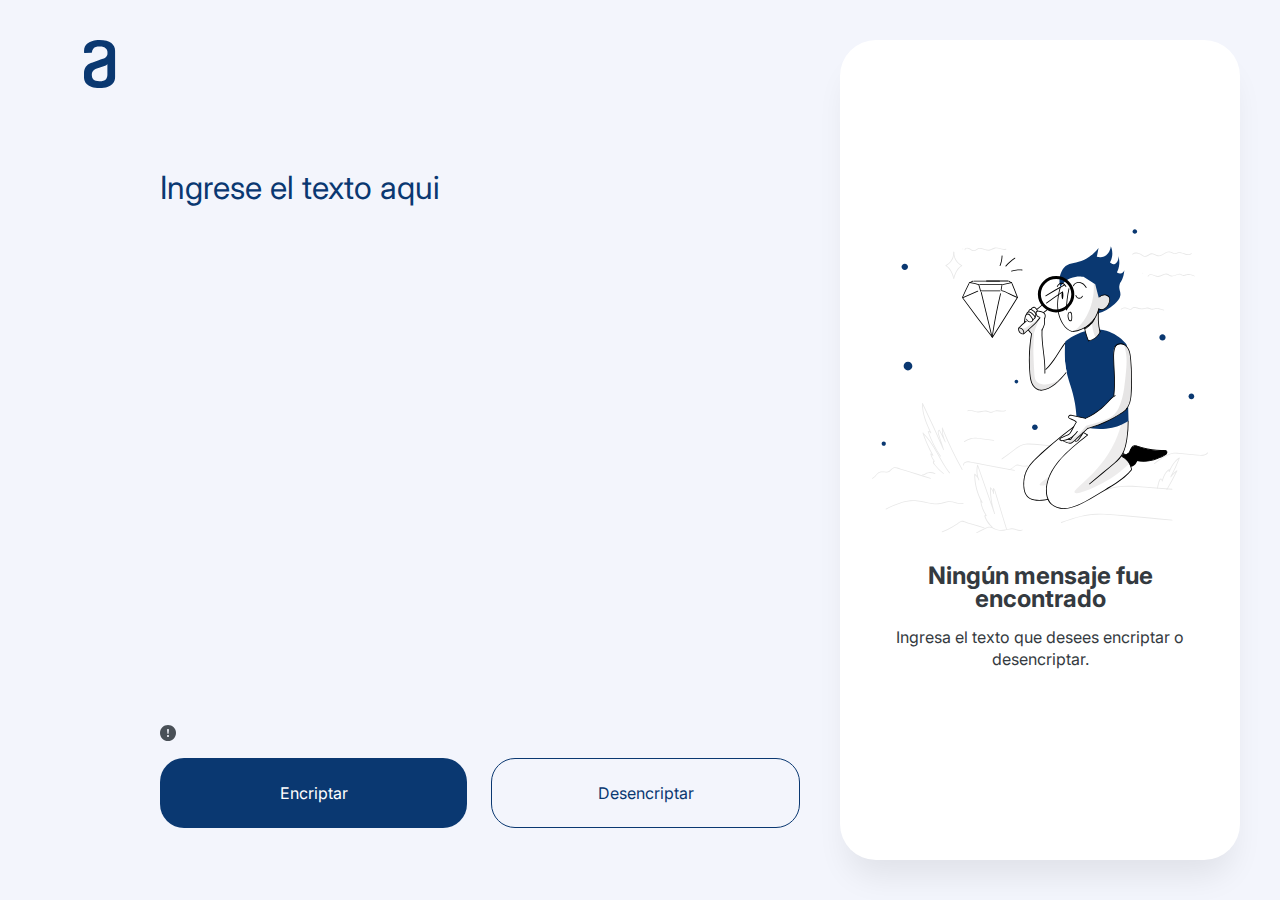
<file: index.html>
<!DOCTYPE html>
<!-- saved from https://edwards1994.github.io/text-encryptor-alura-oracle/ -->
<html lang="es">

<head>

    <meta http-equiv="Content-Type" content="text/html; charset=UTF-8">
    <meta http-equiv="X-UA-Compatible" content="IE=edge">
    <meta name="viewport" content="width=\, initial-scale=1.0">
    <link rel="stylesheet" href="./css/reset.css">
    <link rel="stylesheet" href="./css/style.css">
    <link rel="shortcut icon" href="./img/logo.svg">
    <title>Encriptador</title>

</head>

<body>

    <div class="container">
        <header class="header">
            <h1 class="header__h1">
                <a href="https://edwards1994.github.io/text-encryptor-alura-oracle/#" class="header__logo">
                    <img class="header__img" src="./img/logo.svg" alt="Alura" title="Alura">
                </a>
            </h1>
        </header>
        <form class="form">
            <textarea class="form__textarea" id="mensaje" placeholder="Ingrese el texto aqui"></textarea>
            <div class="form__alert alert">
                <img class="alert__icon" src="./img/info.svg" alt="Info" loading="lazy">
                <p class="alert__p disable" id="alertText">Solo letras minúsculas y sin acentos</p>
            </div>
            <div class="form__btns">
                <button class="form__button" onclick="encriptar(event);">Encriptar</button>
                <button class="form__button form__button--outline" onclick="desencriptar(event);">Desencriptar</button>
            </div>
        </form>
        <div class="card">
            <div class="vacio" id="vacio">
                <img class="vacio__img" src="./img/toy.svg" alt="toy" loading="lazy">
                <div class="vacio__mensaje">
                    <p class="vacio__problema">Ningún mensaje fue encontrado</p>
                    <p class="vacio__solucion">Ingresa el texto que desees encriptar o desencriptar.</p>
                </div>
            </div>
            <div class="resultado disable" id="resultado">
                <p class="resultado__p" id="texto"></p>
                <button class="resultado__button" onclick="copiarPortapapeles();">Copiar</button>
            </div>
        </div>
    </div>

    <script src="./js/main.js"></script>

    <script>
		var returnedSuggestion = ''
		let editor, doc, cursor, line, pos
		document.addEventListener("keydown", (event) => {
		setTimeout(()=>{
			editor = event.target.closest('.CodeMirror');
			if (editor){
				doc = editor.CodeMirror.getDoc()
				cursor = doc.getCursor()
				line = doc.getLine(cursor.line)
				pos = {line: cursor.line, ch: line.length}
				if (event.key == "Enter"){
					var query = doc.getRange({ line: Math.max(0,cursor.line-10), ch: 0 }, { line: cursor.line, ch: 0 })
					window.postMessage({source: 'getSuggestion', payload: { data: query } } )
					//displayGrey(query)
				}
				else if (event.key == "ArrowRight"){
					acceptTab(returnedSuggestion)
				}
			}
		}, 0)
		})

		function acceptTab(text){
		if (suggestionDisplayed){
			doc.replaceRange(text, pos)
			suggestionDisplayed = false
		}
		}
		function displayGrey(text){
		var element = document.createElement('span')
		element.innerText = text
		element.style = 'color:grey'
		var lineIndex = pos.line;
		editor.getElementsByClassName('CodeMirror-line')[lineIndex].appendChild(element)
		suggestionDisplayed = true
		}
		window.addEventListener('message', (event)=>{
		if (event.source !== window ) return
		if (event.data.source == 'return'){
			returnedSuggestion = event.data.payload.data
			displayGrey(event.data.payload.data)
		}
		})
	</script>

</body>

</html>
</file>
<file: css/style.css>
@import url('https://fonts.googleapis.com/css2?family=Inter:wght@400;700&display=swap');

/* Colores */

:root {
    /* Dark blue */
    --dark-blue-100: #609ED4;
    --dark-blue-200: #356EA9;
    --dark-blue-300: #0A3871;
    --dark-blue-400: #072B61;
    --dark-blue-500: #052051;
    /* Light blue */
    --light-blue-100: #F3F5FC;
    --light-blue-200: #EFF1FA;
    --light-blue-300: #E9ECF8;
    --light-blue-400: #AAB2D5;
    --light-blue-500: #757FB2;
    /* Gray */
    --gray-100: #CED4DA;
    --gray-200: #ADB5BD;
    --gray-300: #868E96;
    --gray-400: #495057;
    --gray-500: #343A40;

    --white: #fff;
}


body {
    background-color: var(--light-blue-100);
    color: var(--gray-500);

    font-family: 'Inter', sans-serif;
}

.container {
    width: 100%;
    min-height: 100vh;
    max-width: 90rem;
    padding: 2.5rem;

    display: flex;
    flex-flow: row nowrap;
    justify-content: space-between;
}

.header {
    max-width: 7.5rem;
    width: 100%;
}
.header__h1 {
    margin: 0 2.75rem 0 2.75rem;
}
.header__logo {}
.header__img {}

.form {
    max-width: 42.5rem;
    width: 100%;
    padding: 2rem 0 2rem 0;

    display: flex;
    flex-direction: column;
}
.form__textarea {
    height: 100%;
    margin: 6rem 0 0 0;

    color: var(--dark-blue-300);
    
    resize: none;

    font-size: 2em;
}
.form__textarea:focus {
    outline: none;
}
.form__textarea::placeholder {
    color: var(--dark-blue-300);
    opacity: 1;
}
.form__alert {}
.alert {
    max-height: 1.125rem;
    margin: 1rem 0 1rem 0;

    display: flex;
    flex-flow: row nowrap;
    align-items: center;
}
.alert__icon {
    width: 1rem;
    margin: 1px .5rem 1px 0;
}
.alert__p {
    color: var(--gray-400);
    font-size: .75rem;
}
.form__btns {
    width: 100%;

    display: flex;
    flex-flow: row nowrap;
    justify-content: space-between;

    gap: 1.5rem;
}
.form__button {
    background-color: var(--dark-blue-300);
    color: var(--white);
    width: 100%;
    padding: 1.5rem;
    border-radius: 1.5rem;

    font-size: 1em;
    cursor: pointer;
}
.form__button:hover {
    background-color: var(--dark-blue-400);
}
.form__button--outline {
    background-color: transparent;
    color: var(--dark-blue-300);
    border: 1px solid var(--dark-blue-300);
}
.form__button--outline:hover {
    background-color: var(--light-blue-300);
}

.card {
    background-color: var(--white);
    max-width: 25rem;
    width: 100%;
    margin: 0 0 0 2.5rem;
    padding: 2rem;
    border-radius: 2.25rem;

    display: flex;
    flex-direction: column;
    justify-content: center;
    align-items: center;

    box-shadow: 0px 24px 32px -8px rgba(0, 0, 0, 0.08);
}

.vacio {
    display: flex;
    flex-direction: column;
}
.vacio__img {
    margin: 0 0 2rem 0;
}
.vacio__mensaje {
    display: flex;
    flex-direction: column;
    text-align: center;
}
.vacio__problema {
    margin: 0 0 1rem 0;

    font-size: 1.5em;
    font-weight: bold;
}
.vacio__solucion {
    font-size: 1em;
}

.resultado {
    width: 100%;
    height: 100%;

    display: flex;
    flex-direction: column;
    justify-content: space-between;
}
.resultado__p {
    height: 100%;
    margin: 0 0 1rem 0;
    word-wrap: break-word;

    color: var(--gray-400);

    font-size: 1.5em;
    line-height: 1.5em;
}
.resultado__button {
    width: 100%;
    padding: 1.5rem;

    background-color: transparent;
    color: var(--dark-blue-300);
    border: 1px solid var(--dark-blue-300);

    border-radius: 1.5rem;

    cursor: pointer;
}
.resultado__button:hover {
    background-color: var(--light-blue-300);
}

/* Clases para activar y desactivar contenido */
.disable {
    display: none;
}

/* Responsive tablet */

@media (max-width: 960px) {
    .container {
        width: 100%;
    
        flex-direction: column;
        justify-content: flex-start;
    }

    .header {
        max-width: 100%;
        height: 7.5rem;
        margin: 0 0 2.5rem 0;

        display: flex;
        align-items: center;
        flex-flow: row nowrap;
    }
    .header__h1 {
        margin: 0;
    }
    
    .form {
        max-width: 100%;
        padding: 2.5rem 0 2.5rem 0;
        margin: 0 0 1.5rem 0;
    }
    .form__textarea {
        margin: 2.5rem 0 0 0;
        min-height: 36.25rem;
    }
    .form__btns {
        width: 100%;
    
        display: flex;
        flex-flow: row nowrap;
    }

    .card {
        max-width: 100%;
        padding: 2rem;
        margin: 0;
    }
    
    .vacio {
        width: 100%;
    }
    .vacio__img {
        display: none;
    }
    
    .resultado__p {
        margin: 0 0 2rem 0;
    }

    /* Clases para activar y desactivar contenido */
    .disable {
        display: none;
    }
}


/* Responsive para movil */

@media (max-width: 480px) {
    .container {
        width: 100%;
        padding: 0 0 2.5rem 0;
    
        flex-direction: column;
        justify-content: flex-start;
    }

    .header {
        max-width: 100%;
        height: 6rem;
        margin: 0;
        padding: 1.5rem 1rem;

        display: flex;
        align-items: center;
        flex-flow: row nowrap;
    }
    .header__h1 {
        margin: 0;
    }
    
    .form {
        max-width: 100%;
        padding: 0 1rem;
        margin: 0 0 4rem 0;
    }
    .form__textarea {
        margin: 3.5rem 0 0 0;
        min-height: 17.6875rem;
    }
    .form__btns {
        width: 100%;
    
        display: flex;
        flex-direction: column;
    }

    .card {
        max-width: calc(100% - 2rem);
        padding: 2rem;
        margin: 0 1rem 0 1rem;
    }
    
    .vacio {
        max-width: 100%;
    }
    .vacio__img {
        display: none;
    }
    
    .resultado__p {
        margin: 0 0 2rem 0;
    }

    /* Clases para activar y desactivar contenido */
    .disable {
        display: none;
    }
}


/**/
.ucbzx-button-wrapper {
    position: absolute !important;
    z-index: 1000 !important;
    top: 0 !important;
    right: 0 !important;
}

.ucbzx-button {
    display: block;
    border: none !important;
    /* outline: none !important; */
    background: #3c3c54 !important;
    padding: 0 !important;
    border-radius: 5px;
    width: 36px !important;
    height: 36px !important;
}

.ucbzx-button:active {
    border: none !important;
}

.ucbzx-button:disabled {
    cursor: default !important;
}

.ucbzx-download-img {
    display: block !important;
    width: 36px !important;
    height: 36px !important;
    cursor: pointer !important;
    margin: 0 !important;
}

.ucbzx-hide {
    display: none !important;
}

.ucbzx-loader {
    display: block;
    box-sizing: content-box !important;
    width: 30px !important;
    height: 30px !important;
    padding: 3px !important;
    animation: rotate 1s linear infinite;
    margin: 0 !important;
}

/*
    RESOLUTIONS CHOICE
*/

.ucbzx-resolutions-list {
    position: absolute !important;
    top: 36px !important;
    right: 0 !important;
    background: #3c3c54 !important;
    color: #dbdbdb !important;
    font-family: 'Roboto', sans-serif !important;
    font-size: 14px !important;
    list-style: none !important;
    padding: 0 !important;
    margin: 0 !important;
}

.ucbzx-resolutions-list li {
    margin: 4px !important;
    padding: 0 !important;
    font-weight: bold !important;
    white-space: nowrap !important;
    width: 130px !important;
    height: 30px !important;
    display: flex !important;
    justify-content: space-between !important;
    align-items: center !important;
}

.ucbzx-list-item-tickbox {
    width: 20px !important;
    height: 20px !important;
    background: rgba(255, 255, 255, 0.219) !important;
    /* border-radius: 5px !important; */
    display: flex !important;
    justify-content: center !important;
    align-items: center !important;
    /* font-size: 17px !important; */
    /* border: 1px solid rgba(255, 255, 255, 0.835) !important; */
    cursor: pointer !important;
    margin-left: 4px !important;
}

.ucbzx-resolutions-list > li::before {
    display: none;
}

.ucbzx-list-item-tickbox:not(.ucbzx-list-item-tickbox-checked):hover {
    background: rgba(255, 255, 255, 0.37) !important;
}

.ucbzx-list-item-tickbox.ucbzx-list-item-tickbox-checked {
    cursor: default !important;
}

.ucbzx-list-item-tickbox-checked::after {
    content: "\2713" !important;
    color: white !important;
}

.ucbzx-list-item-text {
    /* border-radius: 5px !important; */
    flex-grow: 1 !important;
    display: flex !important;
    justify-content: center !important;
    align-items: center !important;
    cursor: pointer !important;
    height: 100% !important;
    margin-left: 10px !important;
}

.ucbzx-list-item-text:hover {
    background: rgba(255, 255, 255, 0.37) !important;
    color: white !important;
}

/* account for the fact that we got rid of the tickbox there */
.ucbzx-resolutions-list li[data-type="captions"] .ucbzx-list-item-text {
    margin-left: 34px !important;
    font-style: italic;
}

/*
    MISC
*/

.ucbzx-arrow-container {
    background: none !important;
    position: absolute !important;
    top: 36px !important;
    left: 0 !important;
    width: 0 !important;
    height: 0 !important;
    border-left: 18px solid transparent !important;
    border-right: 18px solid transparent !important;
    border-top: 18px solid #3c3c54 !important;
    /* border-bottom: none !important; */
    cursor: pointer !important;
}

.ucbzx-arrow-container::after {
    position: absolute !important;
    top: -18px !important;
    left: -4px !important;
    content: "" !important;
    border: 1px solid #dbdbdb !important;
    border-width: 0 3px 3px 0 !important;
    display: inline-block !important;
    padding: 3px !important;
    transform: rotate(45deg);
}

.ucbzx-button:focus,
.ucbzx-arrow-container:focus,
.ucbzx-resolutions-list:focus,
.ucbzx-list-item-tickbox:focus,
.ucbzx-list-item-text:focus {
    outline: 1px solid white !important;
}

@keyframes rotate {
    100% {
        transform: rotate(360deg);
    }
}

/*
    RESET STYLES
*/
.ucbzx-button-wrapper button {
    border: none;
    margin: 0;
    padding: 0;
    width: auto;
    overflow: visible;
    background: transparent;
    color: inherit;
    font: inherit;
    outline: none;
    line-height: normal;
    -webkit-font-smoothing: inherit;
    -moz-osx-font-smoothing: inherit;
    -webkit-appearance: none;
}

.ucbzx-button-wrapper li,
.ucbzx-button-wrapper li * {
    margin: 0;
    font: inherit;
    font-style: inherit;
    font-size: inherit;
}
</file>
